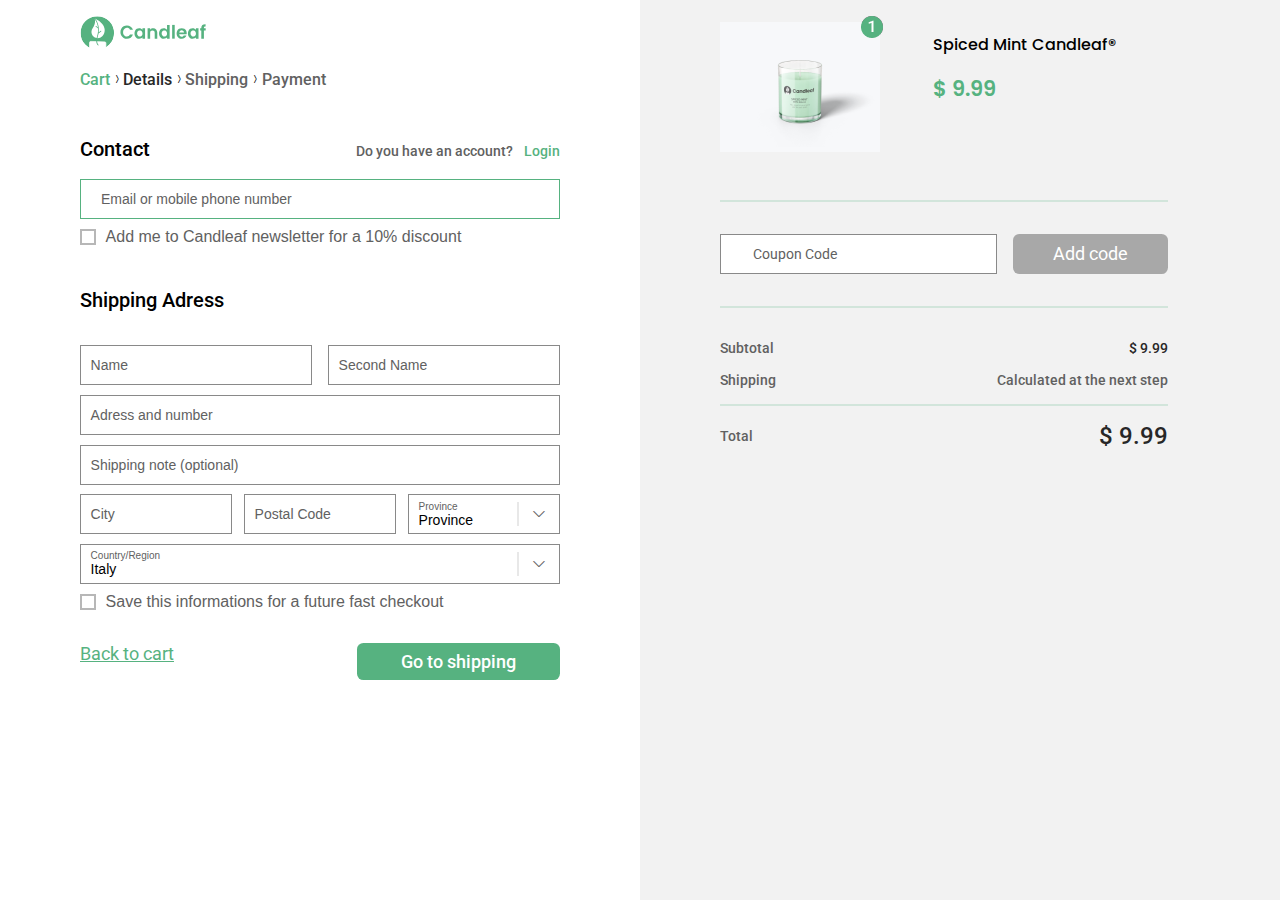
<file: (4)authentication.html>
<!DOCTYPE html>
<html lang="en">
<head>
    <meta charset="UTF-8">
    <meta name="viewport" content="width=device-width, initial-scale=1.0">
    <link rel="stylesheet" type="text/css" href="./(4)authentication.css" media="screen" />
    <link rel="stylesheet" href="https://cdn.jsdelivr.net/npm/bootstrap-icons@1.10.5/font/bootstrap-icons.css" />
    <title>Document</title>
</head>
<body>

    <section id="primary-section">

    <aside id="white-aside">

        <div id="authentication-content">

            <div>
                <img src="./src/candleLeafLogoNav.svg" alt="Logo Candleaf" />
            </div>

            <ul id="nav-list">
                <li class="green-font">Cart</li>
                <li class="chevron-icon"><i class="bi bi-chevron-compact-right"></i></li>
                <li class="bold-font">Details</li>
                <li class="chevron-icon"><i class="bi bi-chevron-compact-right"></i></li>
                <li class="gray-font">Shipping</li>
                <li class="chevron-icon"><i class="bi bi-chevron-compact-right"></i></li>
                <li class="gray-font">Payment</li>
            </ul>

            <div id="div-contact-info-full-container">

                <div id="div-contact-info-container">
                    <p class="h2">Contact</p>
                    <div id="div-contact-info-container-right">
                        <p class="p-account">Do you have an account?</p>
                        <p class="p-green-login">Login</p>
                    </div>
                </div>

                <div class="email-information-line">
                    <p class="p-email-information-line">Email or mobile phone number</p>
                </div>

                <div class="checkbox">
                    <img src="./src/square-checkbox.svg" alt="Square checkbox">
                    <p class="text-checkbox">Add me to Candleaf newsletter for a 10% discount</p>
                </div>

                <p class="h2">Shipping Adress</p>

                <div id="shipping-adress-form-container">

                    <div id="name-lastname-boxes">
                        <div class="shipping-adress-form shipping-adress-form-name">
                            <p id="p-shipping-adress-form">Name</p>
                        </div>
                        <div class="shipping-adress-form shipping-adress-form-name">
                            <p id="p-shipping-adress-form">Second Name</p>
                        </div>
                    </div>

                    <div class="full-adress-info-line shipping-adress-form">
                        <p id="p-shipping-adress-form">Adress and number</p>
                    </div>
                    <div class="full-adress-info-line shipping-adress-form">
                        <p id="p-shipping-adress-form">Shipping note (optional)</p>
                    </div>
        
                    <div id="location-boxes">
                        <div class="shipping-adress-form shipping-adress-form-location">
                            <p id="p-shipping-adress-form">City</p>
                        </div>
                        <div class="shipping-adress-form shipping-adress-form-location">
                            <p id="p-shipping-adress-form">Postal Code</p>
                        </div>
                        <div class="shipping-adress-form shipping-adress-form-location">
                            <div id="shipping-adress-form-location-province">
                                <p class="p-shipping-adress-form shipping-adress-form-location-mini">Province</p>
                                <p class="p-shipping-adress-form-location-large">Province</p>
                            </div>

                            <div class="shipping-adress-form-location-chevron">
                                <div id="vertical-line"></div>
                                <i class="bi bi-chevron-down"></i>
                            </div>
                        </div>
                    </div>

                    <div class="full-adress-info-line shipping-adress-form">
                        <div id="shipping-adress-form-location-country">
                            <p class="shipping-adress-form-location-mini">Country/Region</p>
                            <p class="p-shipping-adress-form-location-large">Italy</p>
                        </div>
                        <div class="shipping-adress-form-location-chevron">
                            <div id="vertical-line"></div>
                            <i class="bi bi-chevron-down"></i>
                        </div>

                    </div>

                    <div class="checkbox">
                        <img src="./src/square-checkbox.svg" alt="Square checkbox">
                        <p class="text-checkbox">Save this informations for a future fast checkout</p>
                    </div>    

                </div>
        </div>

        <div id="link-container">
            <a href="" id="link-back-to-shipping">Back to cart</a>
            <button id="btn-pay-now" type="button">Go to shipping</button>
        </div>

    </aside>

    <aside id="gray-aside">

        <div id="product-content">

                <div id="spiced-mint-candleaf-container">
                    <div>
                        <img src="./src/productWith1Icon.png" alt="Product Image">
                        <imc src="./src/counter.svg" alt="Counter">
                    </div>

                    <div id="name-price-container">
                        <p id="candleaf-name">Spiced Mint Candleaf®</p>
                        <p id="candleaf-price">$ 9.99</p>
                    </div>

                </div>

            <div class="green-divisor"></div>

            <div id="div-coupon-code">
                
                <div id="div-insert-coupon-code">
                    <p id="p-div-insert-coupon-code">Coupon Code</p>
                </div>
                <button id="btn-add-code" type="button">Add code</button>

            </div>

            <div class="green-divisor"></div>

            <div id="div-total-shipping">
                
                <div class="div-class-total-shipping">
                    <p class="div-class-total-shipping-item">Subtotal</p>
                    <p class="div-class-total-shipping-item-data">$ 9.99</p>
                </div>

                <div class="div-class-total-shipping">
                    <p class="div-class-total-shipping-item">Shipping</p>
                    <p class="div-class-total-shipping-item">Calculated at the next step</p>
                </div>

            </div>

            <div class="green-divisor"></div>

            <div id="div-total-price">
                <p class="div-class-total-price">Total</p>
                <p class="div-class-total-price-value">$ 9.99</p>
            </div>

        </div>

    </aside>
    </section>
</body>
</html>
</file>
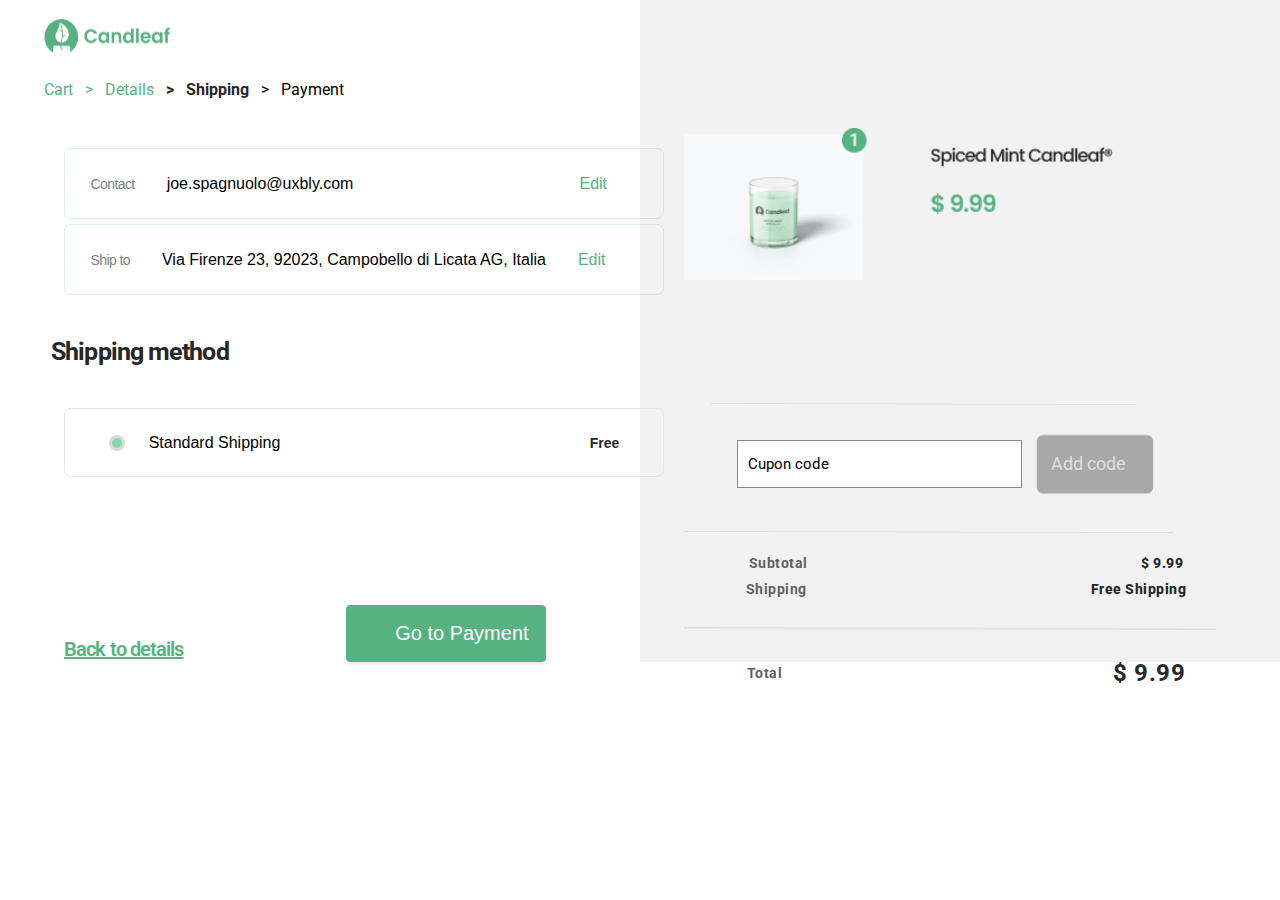
<file: (5)shipping.html>
<!DOCTYPE html>
<html lang="en">
  <head>
    <meta charset="UTF-8" />
    <meta name="viewport" content="width=device-width, initial-scale=1.0" />
    <title>shipping</title>
    <link rel="stylesheet" href="(5)shipping.css" />
    <link rel="stylesheet" href="./font helvetica/Helvetica-Bold.ttf" />
  </head>
  <body>
    <div class="colors-background">
      <nav>
        <img id="logo" src="./src/images5/logo.png" alt="Logo-Candleleaf" />

        <div id="nav-bar5">
          <p class="cart-nav">Cart</p>
          <p class="details-nav">Details</p>
          <p class="shipping-nav">Shipping</p>
          <p class="payment-nav">Payment</p>
        </div>
      </nav>

      <section id="products">
        <div class="products-bars">
          <div class="product-image">
            <img src="./src/images5/product.png" alt="barra de produto" />
          </div>
          <div class="line">
            <img src="src/images5/Line 1.png" alt="linha" />
          </div>
        </div>
        <div class="search-product">
          <div class="search-bar">Cupon code</div>
          <button class="button-add" role="button">Add code</button>
        </div>
        <div class="line2">
          <img src="src/images5/Line 1.png" alt="linha2" />
        </div>

        <div class="purchase">
          <div class="money">
            <p>Subtotal</p>
            <p class="price">$ 9.99</p>
          </div>
          <div class="delivery">
            <p>Shipping</p>
            <p class="free-shipping">Free Shipping</p>
          </div>
        </div>

        <div class="line3">
          <img src="src/images5/Line 1.png" alt="linha 3" />
        </div>

        <div class="conclusion">
          <p>Total</p>
          <p class="final-price">$ 9.99</p>
        </div>
      </section>

      <section id="client-data">
        <div id="contact">
          <h1>Contact</h1>
          <li>joe.spagnuolo@uxbly.com</li>
          <p class="edit-contact">Edit</p>
        </div>
        <div id="ship">
          <h1>Ship to</h1>
          <li>Via Firenze 23, 92023, Campobello di Licata AG, Italia</li>
          <p class="edit-ship">Edit</p>
        </div>
      </section>

      <section id="shipping-method">
        <h2>Shipping method</h2>

        <div class="text-shipping">
          <div class="green-text">
            <img
              id="green-point"
              src="./src/images5/round-checkbox.png"
              alt="ponto verde"
            />
            <p>Standard Shipping</p>
          </div>
          <div class="free"><p>Free</p></div>
        </div>
      </section>

      <section id="payment-buttons">
        <div class="buttons">
          <div class="back">
            <a href="./(4)authentication.html">Back to details</a>
          </div>
          <button class="button-payment" role="button">
            <a href="./(6)payment.html">Go to Payment</a>
          </button>
        </div>
      </section>
    </div>
  </body>
</html>
</file>
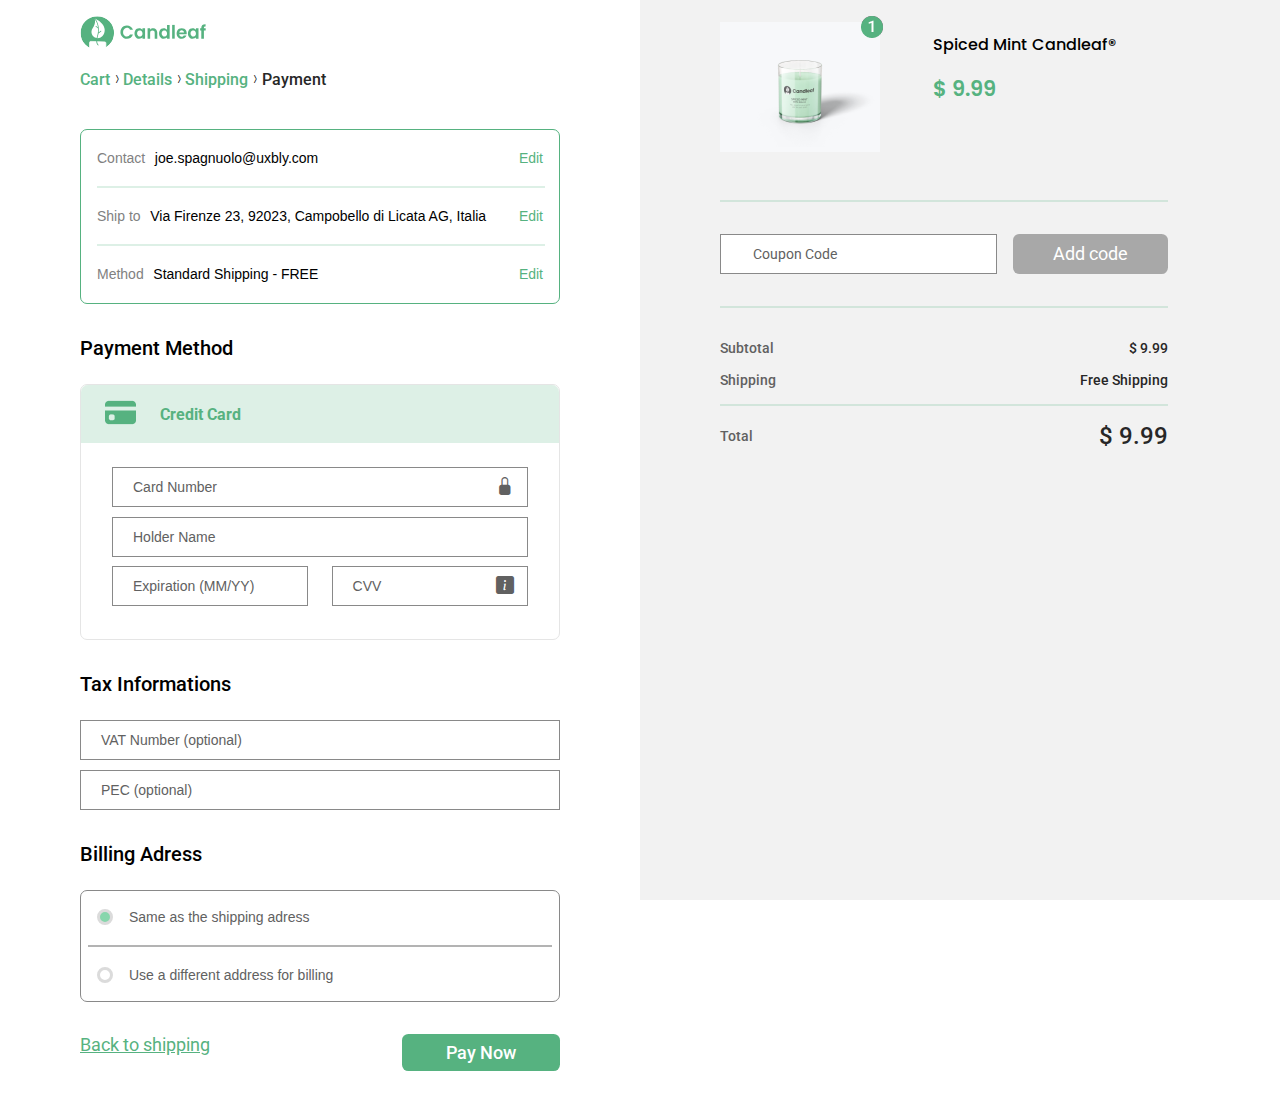
<file: (6)payment.html>
<!DOCTYPE html>
<html lang="en">
<head>
    <meta charset="UTF-8">
    <meta name="viewport" content="width=device-width, initial-scale=1.0">
    <link rel="stylesheet" type="text/css" href="./(6)payment.css" media="screen" />
    <link rel="stylesheet" href="https://cdn.jsdelivr.net/npm/bootstrap-icons@1.10.5/font/bootstrap-icons.css" />
    <title>Document</title>
</head>
<body>

    <section id="primary-section">

    <aside id="white-aside">

        <div id="authentication-content">

            <div>
                <img src="./src/candleLeafLogoNav.svg" alt="Logo Candleaf" />
            </div>

            <ul id="nav-list">
                <li class="green-font">Cart</li>
                <li class="chevron-icon"><i class="bi bi-chevron-compact-right"></i></li>
                <li class="green-font">Details</li>
                <li class="chevron-icon"><i class="bi bi-chevron-compact-right"></i></li>
                <li class="green-font">Shipping</li>
                <li class="chevron-icon"><i class="bi bi-chevron-compact-right"></i></li>
                <li class="bold-font">Payment</li>
            </ul>

            <!-- Primeira div, com contato, ship to e e Method  -->

            <div id="div-contact-info">

                <div id="contact" class="content-info-line">
                    <div class="left-space-between">
                        <p class="gray-info">Contact</p>
                        <p class="specific-data">joe.spagnuolo@uxbly.com</p>
                    </div>
                    <p class="edit">Edit</p>
                </div>
                <div class="contact-info-divisor"></div>
                <div id="ship-to" class="content-info-line">
                    <div class="left-space-between">
                        <p class="gray-info">Ship to</p>
                        <p class="specific-data">Via Firenze 23, 92023, Campobello di  Licata AG, Italia</p>
                    </div>
                    <p class="edit">Edit</p>
                </div>
                <div class="contact-info-divisor"></div>
                <div id="method" class="content-info-line">
                    <div class="left-space-between">
                        <p class="gray-info">Method</p>
                        <p class="specific-data">Standard Shipping - FREE</p>
                    </div>
                    <p class="edit">Edit</p>
                </div>

            </div>

            <p class="h2">Payment Method</p>

                <div id="div-payment-method">

                    <div id="credit-card">
                        <div>
                            <img src="./src/CreditCardFill.png" alt="Credit Card Icon" id="credit-card-img">
                        </div>
                        <p id="p-credit-card">Credit Card</p>
                    </div>

                    <div id="div-white-payment-method-content">

                        <div id="div-payment-method-column">
                            <div class="payment-method-line div-column-payment-method-line" id="card-number">
                                <p class="p-payment-method-line">Card Number</p>
                                <i class="bi bi-lock-fill" id="lock-icon"></i>
                            </div>

                            <div class="payment-method-line div-column-payment-method-line">
                                <p class="p-payment-method-line">Holder Name</p>
                            </div>
                        </div>

                        <div id="div-row-payment-method-line">
                            <div class="payment-method-line" id="expiration">
                                <p class="p-payment-method-line">Expiration (MM/YY)</p>
                            </div>
                            <div class="payment-method-line" id="cvv">
                                <p class="p-payment-method-line">CVV</p>
                                <div>
                                    <i class="bi bi-info-square-fill" id="info-square"></i>                                </div>
                            </div>
                        </div>
                    </div>
                </div>

                <p class="h2">Tax Informations</p>
                
                <div id="tax-informations-container">
                    <div class="tax-informations-line">
                        <p class="p-tax-informations-line">VAT Number (optional)</p>
                    </div>

                    <div class="tax-informations-line">
                        <p class="p-tax-informations-line">PEC (optional)</p>
                    </div>
                </div>

                <p class="h2">Billing Adress</p>
                
                <div id="billing-adress-container">
                    <div class="billing-adress-line">
                        <img src="./src/round-checkbox-green.svg" alt="Checked Checkbox">
                        <p class="p-billing-adress-line">Same as the shipping adress</p>
                    </div>
                    <div id="billing-adress-divisor"></div>
                    <div class="billing-adress-line">
                        <img src="./src/round-checkbox.svg" alt="Checked Checkbox">
                        <p class="p-billing-adress-line">Use a different address for billing</p>
                    </div>
                </div>

                <div id="link-container">
                    <a href="" id="link-back-to-shipping">Back to shipping</a>
                    <button id="btn-pay-now" type="button">Pay Now</button>
                </div>
        </div>



    </aside>

    <aside id="gray-aside">

        <div id="product-content">

                <div id="spiced-mint-candleaf-container">
                    <div>
                        <img src="./src/productWith1Icon.png" alt="Product Image">
                        <imc src="./src/counter.svg" alt="Counter">
                    </div>

                    <div id="name-price-container">
                        <p id="candleaf-name">Spiced Mint Candleaf®</p>
                        <p id="candleaf-price">$ 9.99</p>
                    </div>

                </div>

            <div class="green-divisor"></div>

            <div id="div-coupon-code">
                
                <div id="div-insert-coupon-code">
                    <p id="p-div-insert-coupon-code">Coupon Code</p>
                </div>
                <button id="btn-add-code" type="button">Add code</button>

            </div>

            <div class="green-divisor"></div>

            <div id="div-total-shipping">
                
                <div class="div-class-total-shipping">
                    <p class="div-class-total-shipping-item">Subtotal</p>
                    <p class="div-class-total-shipping-item-data">$ 9.99</p>
                </div>

                <div class="div-class-total-shipping">
                    <p class="div-class-total-shipping-item">Shipping</p>
                    <p class="div-class-total-shipping-item-data">Free Shipping</p>
                </div>

            </div>

            <div class="green-divisor"></div>

            <div id="div-total-price">
                <p class="div-class-total-price">Total</p>
                <p class="div-class-total-price-value">$ 9.99</p>
            </div>

        </div>

    </aside>
    </section>
</body>
</html>
</file>
<file: (4)authentication.css>
@import url('https://fonts.googleapis.com/css2?family=Roboto:wght@400;500;700&display=swap');
@import url('https://fonts.googleapis.com/css2?family=Poppins:wght@500;600&family=Roboto:wght@500&display=swap');

* {
    margin: 0;
    padding: 0;
    box-sizing: border-box;
}

#primary-section{
    display: flex;
    background-color: white;
}

#white-aside{
    background-color: white;
    width: 50%;
    display: flex;
    justify-content: center;
}

#authentication-content{
    justify-content: center;
    width: 30rem;
    background-color: white;
    padding-top: 1rem;    
}

#nav-list{
    font-family: 'Roboto', Helvetica, Arial, sans-serif;
    display: flex;
    list-style: none;
    gap: 0.1rem;
    padding-top: 1rem;
    align-items: center;
}

.green-font{
    color: #56B280;
    font-weight: 500;
    font-size: 1rem;
}

.bold-font{
    font-weight: 500;
    color: #272727;
    font-size: 1rem;
}

.gray-font{
    font-weight: 500;
    color: #616161;
    font-size: 1rem;
}

.chevron-icon{
    font-size: 0.625rem;
}

#div-contact-info-full-container{
    display: flex;
    flex-direction: column;
    gap: .6rem;
}

#div-contact-info-container{
    display: flex;
    flex-direction: row;
    align-items: baseline;
    justify-content: space-between;
    height: 4rem;
    margin-top: 1rem;
}

#div-contact-info-container-right{
    display: flex;
    flex-direction: row;
    gap: .7rem;
    align-items: baseline;
}

.email-information-line{
    font-size: 0.875rem;
    display: flex;
    flex-direction: row;
    justify-content: space-between;
    font-size: 0.875rem;
    border: solid;
    border-color: #56B280;
    border-width: 0.031rem;
    height: 2.5rem;
    align-items: center;
}

.p-email-information-line{
    padding: 0rem 1.25rem 0rem 1.25rem;
    color: #616161;
    font-weight: 400;
    font-family: Helvetica, Arial, sans-serif; 
}

.checkbox{
    display: flex;
    flex-direction: row;
    gap: 0.6rem;
    color: #616161;
    font-weight: 400;
    font-family: Helvetica, Arial, sans-serif; 

}

.p-account{
    font-family: 'Roboto', Helvetica, Arial, sans-serif;
    font-size: 0.875rem;
    font-weight: 500;
    color: #616161;
}

.p-green-login{
    font-family: 'Roboto', Helvetica, Arial, sans-serif;
    font-size: 0.875rem;
    font-weight: 500;
    color: #56B280;
}

.h2{
    padding: 2rem 0rem 1.5rem 0rem;
    font-family: 'Roboto', Helvetica, Arial, sans-serif;
    font-size: 1.25rem;
    font-weight: 500;
}

#shipping-adress-form-container{
    display: flex;
    flex-direction: column;
    width: 30rem;
    gap: 0.6rem;
}

.shipping-adress-form{
    font-size: 0.875rem;
    border: solid;
    border-color: #898989;
    border-width: 0.031rem;
    height: 2.5rem;

    display: flex;
    flex-direction: row;
    justify-content: space-between;
    align-items: center;
    padding-left: 0.6rem;
    color:#616161;
    font-family: Helvetica, Arial, sans-serif;

}

#name-lastname-boxes{
    width: 30rem;
    display: flex;
    flex-direction: row;
    justify-content: space-between;
}

.shipping-adress-form-location{
    width: 9.5rem;
    display: flex;
    flex-direction: row;
    justify-content: space-between;
}

#shipping-adress-form-location-province{
    display: flex;
    flex-direction: column;
    justify-content: space-between;
}

.shipping-adress-form-location-chevron{
    display: flex;
    flex-direction: row;
    justify-content: space-around;
    gap:.8rem;
    padding-right:0.8rem;
    align-items: center;
}

#vertical-line{
    border: solid;
    border-color: #e8e8e8;
    border-width: 0.08em;
    height: 1.5rem;
}

.shipping-adress-form-location-mini{
    color:#616161;
    font-family: Helvetica, Arial, sans-serif;
    font-size: 0.625rem;
    font-weight:400;
}

.p-shipping-adress-form-location-large{
    color:black;
    font-family: Helvetica, Arial, sans-serif;
    font-size: 0.875rem;
    font-weight:400;
}


.shipping-adress-form-name{
    width: 14.5rem;
}

#location-boxes{
    width: 30rem;
    display: flex;
    flex-direction: row;
    justify-content: space-between;
}

.full-adress-info-line{
    font-size: 0.875rem;
    border: solid;
    border-color: #898989;
    border-width: 0.031rem;
    height: 2.5rem;
}

#location-boxes{
    width: 30rem;
}
#link-container{
    display: flex;
    flex-direction: row;
    justify-content: space-between;
    padding-top: 2rem;
    padding-bottom: 2rem;

}

#link-back-to-shipping{
    color:#56B280;
    font-family: 'Roboto', Helvetica, Arial, sans-serif;
    font-size: 1.125rem;
}

#btn-pay-now{
    padding: 0.5rem 2.75rem 0.5rem 2.75rem;
    background: #56b280;
    border: none;
    border-radius: 0.4rem;
  
    color: #fff;
    text-align: center;
    font-family: 'Roboto', Helvetica, Arial, sans-serif;
    font-size: 1.125rem;
    font-weight: 500;
    cursor: pointer;  
}

/* Gray aside*/

#gray-aside{
    width: 50%;
    display: flex;
    justify-content: center;
    background-color: #F2F2F2;
    height: 100vh;
}

#product-content{
    display: flex;
    flex-direction: column;
    width: 30rem;
    padding-top: 1rem; 
    gap:1rem;
}

#spiced-mint-candleaf-container{
    display: flex;
    flex-direction: row;
    gap: 3rem;
    height: 8.5rem;
    margin-bottom: 2rem;
}

#candleaf-name{
    font-family: 'Poppins', Helvetica, Arial, sans-serif;
    font-weight: 500;
}

#name-price-container{
    display: flex;
    flex-direction: column;
    gap: 1rem;
    padding-top: 1rem;
}

#candleaf-price{
    color:#56B280;
    font-family: 'Poppins', Helvetica, Arial, sans-serif;
    font-weight: 600;
    font-size: 1.313rem;
}

.green-divisor{
    width: 28rem;
    border: solid;
    border-color: #56B28033;
    border-width: 0.063rem;
}

#div-coupon-code{
    display: flex;
    flex-direction: row;
    gap: 1rem;
    padding-top: 1rem;
    align-items: center;
    justify-content: space-between;
    width: 28rem;
    margin-bottom: 1rem;
}

#div-insert-coupon-code{
    font-size: 0.875rem;
    display: flex;
    flex-direction: row;
    justify-content: space-between;
    font-size: 0.875rem;
    border: solid;
    border-color: #898989;
    border-width: 0.031rem;
    height: 2.5rem;
    align-items: center;
    width:17.813rem;
    background-color: white;

    color: #616161;
    font-weight: 400;
    font-family: 'Roboto', Helvetica, Arial, sans-serif; 
    padding-left:2rem;
}

#btn-add-code{
    width: 10rem;
    height: 2.5rem;
    background: #A8A8A8;
    border: none;
    border-radius: 0.4rem;
  
    color: #fff;
    text-align: center;
    font-family: 'Roboto', Helvetica, Arial, sans-serif;
    font-size: 1.103rem;
    font-weight: 400;
    cursor: pointer;  
}

#div-total-shipping{
    display: flex;
    flex-direction: column;
    justify-content: flex-start;
    align-items: center;
    gap:1rem;
    width: 28rem;
    margin-top: 1rem;
}

.div-class-total-shipping{
    display: flex;
    flex-direction: row;
    justify-content: space-between;
    align-items: center;
    width: 28rem;
}

.div-class-total-shipping-item{
    font-family: 'Roboto', Helvetica, Arial, sans-serif;
    font-size: 0.875rem;
    font-weight: 500;
    color: #616161;
}

.div-class-total-shipping-item-data{
    font-family: 'Roboto', Helvetica, Arial, sans-serif;
    font-size: 0.875rem;
    font-weight: 500;
    color: #272727;
}

#div-total-price{
    display: flex;
    flex-direction: row;
    justify-content: space-between;
    align-items: center;
    width: 28rem;
}

.div-class-total-price{
    font-family: 'Roboto', Helvetica, Arial, sans-serif;
    font-size: 0.875rem;
    font-weight: 500;
    color: #616161;
}

.div-class-total-price-value{
    font-family: 'Roboto', Helvetica, Arial, sans-serif;
    font-size: 1.5rem;
    font-weight: 500;
    color: #272727;
}
</file>
<file: (5)shipping.css>
@import url('https://fonts.googleapis.com/css2?family=Roboto:ital,wght@0,300;1,100;1,500&family=Sora:wght@300;400;500;600;700&display=swap');

* {
    
    margin: 0;
    padding: 0;
    box-sizing: border-box;
}

.colors-background {
    background: linear-gradient(to right,  #fff 50%, rgba(242, 242, 242, 1) 30%); /* Aqui você define as cores e a divisão de 50% */

}

nav {
    width: 100%;
    display: flex;
    padding: 1.2rem;
    flex-direction: column;
    align-items: flex-start;
    
}

.cart-nav{
    color:rgba(86, 178, 128, 1);
}

.details-nav{
    color: rgba(86, 178, 128, 1);
}

.shipping-nav{
    color:rgba(39, 39, 39, 1);
    font-weight: 700;
    
}







section#products{
    display: flex;
    position: absolute; 
    top: 0; 
    right: 0; 
    flex-direction: column;
    background-color: rgba(242, 242, 242, 1);
    margin-top: 10%;
    margin-right: 5%;
   
  
}

.line {

    padding: 5%;
    margin-top: 15%;
    margin-right: 10%;
}

.line2{
    
    margin-top: 5%;
    margin-right: 8%;
}


.line3{
    margin-top: 5%;

}

.search-bar{
    display: flex;
    
    
    font-family: Roboto;
    font-size: 15px;
    font-weight: 400;
    line-height: 26px;
    letter-spacing: 0.1px;
    margin-left: 15%;
    margin-top: 2%;
    padding: 2%;
    
    border: 0.5px;
    border-style: solid;
    border-color: rgba(137, 137, 137, 1);
   
    border-width: 0.5px;
    width: 285px;
    background-color: #fff;
    margin: 5px;
    text-align: center;
   
    
   
    

    
}


.search-product{
    display: flex;
    gap: 2%;
    margin-left: 3rem;
   

}



.button-add {
    display: flex;
    align-items: center;
    padding: 6px 14px;
    font-family: -apple-system, BlinkMacSystemFont, 'Roboto', sans-serif;
    border-radius: 6px;
    border: none;
    text-align: center;
    width: 116px;
    font-family: Roboto;
    font-size: 18px;
    font-weight: 400;
    line-height: 21px;
    letter-spacing: 0px;
    margin: 0;
    color: #fff;
    cursor: pointer;
    
  
    background: rgba(168, 168, 168, 1);
    box-shadow: 0px 0.5px 1px rgba(0, 0, 0, 0.1), inset 0px 0.5px 0.5px rgba(255, 255, 255, 0.5), 0px 0px 0px 0.5px rgba(0, 0, 0, 0.12);
    color: #DFDEDF;
    user-select: none;
    -webkit-user-select: none;
    touch-action: manipulation;
}
  
  .button-add:focus {
    box-shadow: inset 0px 0.8px 0px -0.25px rgba(255, 255, 255, 0.2), 0px 0.5px 1px rgba(0, 0, 0, 0.1), 0px 0px 0px 3.5px rgba(58, 108, 217, 0.5);
    outline: 0;
  }



section#products img {
    width: 100%;
}
  
.purchase{
    margin-right: 5%;




}
.money{
    display: flex;
    align-items: center;
    justify-content:space-around ;
    width: 500px;
    gap: 16.8rem;
    padding-top: 5%;
    font-family: Roboto;
    font-size: 14px;
    font-weight: 700;
    line-height: 26px;
    letter-spacing: 0.5px;
    height: 26px;
    color: rgba(97, 97, 97, 1);
    margin-left: 2rem;
    
    
    
}

.delivery{
    display: flex;
    align-items: center;
    justify-content:space-around ;
    padding-top: 5%;
    gap: 14rem;
    width: 500px;
    font-family: Roboto;
    font-size: 14px;
    font-weight: 700;
    line-height: 26px;
    letter-spacing: 0.5px;
    height: 26px;
    color: rgba(97, 97, 97, 1);
    margin-left: 2rem;
    



}


.price{
    font-weight: 800;
    color :rgba(39, 39, 39, 1);
}

.free-shipping{
    font-weight: 800;
    color :rgba(39, 39, 39, 1);
}


.conclusion{
    display: flex;
    justify-content: space-around;
    margin-right: 5%;
    width: 500px;
    gap: 16.8rem;
    padding-top: 5%;
    font-family: Roboto;
    font-size: 14px;
    font-weight: 700;
    line-height: 26px;
    letter-spacing: 0.5px;
    height: 26px;
    color: rgba(97, 97, 97, 1);
    margin-left: 2rem;

}


.final-price{
    font-size: 24px ;
    color: rgba(39, 39, 39, 1);


}








img#logo{
    display: flex;
    width: 126px;
    height: 36px;
    margin-left: 2%;
}




div#nav-bar5{
    display: flex;
    justify-content: space-around;
    list-style: none;
    font-family: 'Roboto';
    gap: 2rem;
    padding: 2%;

}

div#nav-bar5 p {
    position: relative;
}

div#nav-bar5 p:not(:first-child)::before{
    content: ">";
    position: absolute;
    left: -20px;
}

section#client-data div  {
    display: flex;
    justify-content: flex-start;
    width: 600px;
    list-style: none;
    align-items: center;
    gap: 2rem;
    padding: 2%;
    border-width: 1px;
    border-style: solid;
    border-color: rgba(86, 178, 128, 0.2);
    border-radius: 7px;
    margin: 5px;
    font-family: "Helvetica";
    white-space: nowrap;
    margin-left: 5%;

}

section#client-data h1 {
    font-family: Helvetica;
    font-size: 14px;
    font-weight: 400;
    line-height: 16px;
    letter-spacing: -0.6000000238418579px;
    text-align: left;
    color:rgba(129, 129, 129, 1);
}


div#client-data li{
    font-family: Helvetica;
    font-size: 14px;
    font-weight: 400;
    line-height: 16px;
    letter-spacing: -0.6000000238418579px;
    text-align: left;
 
}

section#client-data div p {
   color: rgba(86, 178, 128, 1);
  
   left: 600px;

}

.edit-contact{
    padding-left: 35.5%;


}





.text-shipping {
    display: flex;
    justify-content: space-around; 
    border: 1px;
    border-style: solid;
    border-color: rgba(229, 229, 229, 1);
    border-width: 1px;
    border-radius: 7px;
    margin: 5px ;
    width: 600px;
    margin-left: 5%;
    padding: 2%;
    

   
    


    
   
}


h2{
    font-family: Roboto;
    font-size: 25px;
    font-weight: 700;
    line-height: 26px;
    letter-spacing: -0.8999999165534973px;
    text-align: left;
    padding: 3%;
    color: rgba(39, 39, 39, 1);
    margin-left: 1%;



}

.green-text{
    display: flex;
    text-align: center;
    gap: 1.5rem;
    
    padding-right: 50%;
    white-space: nowrap;
    font-family: Helvetica;
    font-size: 16px;
    font-weight: 400;
    line-height: 16px;
    letter-spacing: 0px;
    
    
}

.free {
    display: flex;
    text-align: center;
    font-family: Helvetica;
    font-size: 14px;
    font-weight: 700;
    line-height: 16px;
    letter-spacing: 0px;
    color: rgba(39, 39, 39, 1);
   
}



.buttons {
    display: flex;
    
    align-items: flex-end;
    margin-left: 5%;
    margin-top: 10%;
    margin-bottom: 5%;
    cursor: pointer;
    gap: 10%;

    


}

.buttons a {
    text-decoration: none;
    color: rgba(86, 178, 128, 1);
}


.back {

    font-family: Roboto;
    font-size: 20px;
    font-weight: 600;
    line-height: 26px;
    letter-spacing: -0.8999999165534973px;
    color: rgba(86, 178, 128, 1);
    width: 160px;
    text-decoration: underline;
    
}

.button-payment {
    display: flex;
    color: #fff;
    justify-content: flex-end;
    width: 200px;
    background-color: rgba(86, 178, 128, 1);
    border: 1px solid rgba(86, 178, 128, 1);
    border-radius: 4px;
    box-shadow: rgba(0, 0, 0, .1) 0 2px 4px 0;
    box-sizing: border-box;
    
    cursor: pointer;
    font-family: "Akzidenz Grotesk BQ Medium", -apple-system, BlinkMacSystemFont, sans-serif;
    font-size: 20px;
    font-weight: 420;
    outline: none;
    outline: 0;
    padding: 1rem;
    text-align: center;
    transform: translateY(0);
    transition: transform 150ms, box-shadow 150ms;
    user-select: none;
    -webkit-user-select: none;
    touch-action: manipulation;
  }

  .button-payment a {
    color: #fff;
  }
  
  .button-payment:hover {
    box-shadow: rgba(0, 0, 0, .15) 0 3px 9px 0;
    transform: translateY(-2px);
  }
  

section#products{
  display: flex;
  align-self: flex-end;
 

}
</file>
<file: (6)payment.css>
@import url('https://fonts.googleapis.com/css2?family=Roboto:wght@400;500;700&display=swap');
@import url('https://fonts.googleapis.com/css2?family=Poppins:wght@500;600&family=Roboto:wght@500&display=swap');

* {
    margin: 0;
    padding: 0;
    box-sizing: border-box;
}

#primary-section{
    display: flex;
    background-color: white;
}

#white-aside{
    background-color: white;
    width: 50%;
    display: flex;
    justify-content: center;
}

#authentication-content{
    justify-content: center;
    width: 30rem;
    background-color: white;
    padding-top: 1rem;    
}

#nav-list{
    font-family: 'Roboto', Helvetica, Arial, sans-serif;
    display: flex;
    list-style: none;
    gap: 0.1rem;
    padding-top: 1rem;
    align-items: center;
    padding-bottom: 2.5rem;
}

.green-font{
    color: #56B280;
    font-weight: 500;
    font-size: 1rem;
}

.bold-font{
    font-weight: 500;
    color: #272727;
    font-size: 1rem;
}

.chevron-icon{
    font-size: 0.625rem;
}

#div-contact-info{
    height: 10.938rem;
    background-color: white;
    border-radius: 0.438rem;
    border: solid;
    border-width: 0.063rem;
    border-color: #56B280;
    display: flex;
    align-content: center;
    width: 100%;
    padding: 0rem 1rem 0rem 1rem;
    flex-direction: column;
    font-family: Helvetica, Arial, sans-serif;
}

.content-info-line{
    font-size: 0.875rem;
    display: flex;
    flex-direction: row;
    justify-content: space-between;
    gap: .6rem;
    padding: 1.25rem 0em 1.25rem 0em;
}

.left-space-between{
    display: flex;
    flex-direction: row;
    align-items: center;
    gap: .6rem;
}

.gray-info{
    color: #818181;
}

.edit{
    color: #56B280;
}

.contact-info-divisor{
    width: 28rem;
    border: solid;
    border-color: #56B28033;
    border-width: 0.063rem;
}

.h2{
    padding: 2rem 0rem 1.5rem 0rem;
    font-family: 'Roboto', Helvetica, Arial, sans-serif;
    font-size: 1.25rem;
    font-weight: 500;
}

/* Payment Method */

#div-payment-method{
    height: 16rem;
    background-color: white;
    border-radius: 0.438rem;
    border: solid;
    border-width: 0.063rem;
    border-color: #E5E5E5;
    display: flex;
    align-content: center;
    width: 100%;
    flex-direction: column;
    font-family: Helvetica, Arial, sans-serif; 
    gap: 1.5rem;
}

#credit-card{
    background-color: #56B28033;
    border-radius: 0.438rem 0.438rem 0rem 0rem;
    height: 3.625rem;
    display: flex;
    flex-direction: row;
    align-items: center;
    gap: 1.5rem;
    padding-left: 1.5rem;
}

#div-payment-method-column{
    display: flex;
    flex-direction: column;
    align-items: center;
    gap: 0.6rem;
    justify-content: center;
    color: #616161;
    font-weight: 400;
    font-family: Helvetica, Arial, sans-serif; 
}
.payment-method-line{
    font-size: 0.875rem;
    display: flex;
    flex-direction: row;
    justify-content: space-between;
    font-size: 0.875rem;
    border: solid;
    border-color: #898989;
    border-width: 0.031rem;
    height: 2.5rem;
    align-items: center;
}

#div-white-payment-method-content{
    display: flex;
    flex-direction: column;
    justify-content: center;
    gap: 0.6rem;
    align-items: center;
}

#div-row-payment-method-line{
    display: flex;
    flex-direction: row;
    justify-content: center;
    align-items: center;
    gap: 1.5rem;
    width: 26rem;
    justify-content: space-around;
    color: #616161;
    font-weight: 400;
    font-family: Helvetica, Arial, sans-serif; 
}

.div-column-payment-method-line{
    width: 26rem;
}

#p-credit-card{
    font-family: 'Roboto', Helvetica, Arial, sans-serif;
    color: #56B280;
    font-weight: 700;
}

#lock-icon{
    color: #616161;
    font-size: 1.125rem;
}

.p-payment-method-line{
    padding: 0rem 1.25rem 0rem 1.25rem;
}

#expiration{
    width: 13rem;
}

#cvv{
    width: 13rem;
    padding-right: 0.8rem;
}

#info-square{
    color: #616161;
    font-size: 1.125rem;
}

#card-number{
    padding-right: 0.8rem;
}

/* Tax Informations */

#tax-informations-container{
    display: flex;
    flex-direction: column;
    gap: 0.6rem;
    justify-content: center;
}

.tax-informations-line{
    font-size: 0.875rem;
    display: flex;
    flex-direction: row;
    justify-content: space-between;
    font-size: 0.875rem;
    border: solid;
    border-color: #898989;
    border-width: 0.031rem;
    height: 2.5rem;
    align-items: center;
}

.p-tax-informations-line{
    padding: 0rem 1.25rem 0rem 1.25rem;
    color: #616161;
    font-weight: 400;
    font-family: Helvetica, Arial, sans-serif; 
}

#billing-adress-container{
    display: flex;
    flex-direction: column;
    justify-content: center;
    border-radius: 0.438rem;
    border: solid;
    border-color: #898989;
    border-width: 0.031rem;
    height: 7rem;
    gap: 0.5rem;
    
}

.billing-adress-line{
    font-size: 0.875rem;
    display: flex;
    flex-direction: row;
    justify-content: flex-start;
    font-size: 0.875rem;
    height: 2.5rem;
    align-items: center;
    padding-left: 1rem;
    gap: 1rem;
}

#billing-adress-divisor{
    width: 29rem;
    border: solid;
    border-width: 0.016rem;
    border-color: #B3B3B3;
    align-self:center;
}

.p-billing-adress-line{
    color: #616161;
    font-weight: 400;
    font-family: Helvetica, Arial, sans-serif; 
}

#link-container{
    display: flex;
    flex-direction: row;
    justify-content: space-between;
    padding-top: 2rem;
    padding-bottom: 2rem;

}

#link-back-to-shipping{
    color:#56B280;
    font-family: 'Roboto', Helvetica, Arial, sans-serif;
    font-size: 1.125rem;
}

#btn-pay-now{
    padding: 0.5rem 2.75rem 0.5rem 2.75rem;
    background: #56b280;
    border: none;
    border-radius: 0.4rem;
  
    color: #fff;
    text-align: center;
    font-family: 'Roboto', Helvetica, Arial, sans-serif;
    font-size: 1.125rem;
    font-weight: 500;
    cursor: pointer;  
}

/* Gray aside*/

#gray-aside{
    width: 50%;
    display: flex;
    justify-content: center;
    background-color: #F2F2F2;
    height: 100vh;
}

#product-content{
    display: flex;
    flex-direction: column;
    width: 30rem;
    padding-top: 1rem; 
    gap:1rem;
}

#spiced-mint-candleaf-container{
    display: flex;
    flex-direction: row;
    gap: 3rem;
    height: 8.5rem;
    margin-bottom: 2rem;
}

#candleaf-name{
    font-family: 'Poppins', Helvetica, Arial, sans-serif;
    font-weight: 500;
}

#name-price-container{
    display: flex;
    flex-direction: column;
    gap: 1rem;
    padding-top: 1rem;
}

#candleaf-price{
    color:#56B280;
    font-family: 'Poppins', Helvetica, Arial, sans-serif;
    font-weight: 600;
    font-size: 1.313rem;
}

.green-divisor{
    width: 28rem;
    border: solid;
    border-color: #56B28033;
    border-width: 0.063rem;
}

#div-coupon-code{
    display: flex;
    flex-direction: row;
    gap: 1rem;
    padding-top: 1rem;
    align-items: center;
    justify-content: space-between;
    width: 28rem;
    margin-bottom: 1rem;
}

#div-insert-coupon-code{
    font-size: 0.875rem;
    display: flex;
    flex-direction: row;
    justify-content: space-between;
    font-size: 0.875rem;
    border: solid;
    border-color: #898989;
    border-width: 0.031rem;
    height: 2.5rem;
    align-items: center;
    width:17.813rem;
    background-color: white;

    color: #616161;
    font-weight: 400;
    font-family: 'Roboto', Helvetica, Arial, sans-serif; 
    padding-left:2rem;
}

#btn-add-code{
    width: 10rem;
    height: 2.5rem;
    background: #A8A8A8;
    border: none;
    border-radius: 0.4rem;
  
    color: #fff;
    text-align: center;
    font-family: 'Roboto', Helvetica, Arial, sans-serif;
    font-size: 1.103rem;
    font-weight: 400;
    cursor: pointer;  
}

#div-total-shipping{
    display: flex;
    flex-direction: column;
    justify-content: flex-start;
    align-items: center;
    gap:1rem;
    width: 28rem;
    margin-top: 1rem;
}

.div-class-total-shipping{
    display: flex;
    flex-direction: row;
    justify-content: space-between;
    align-items: center;
    width: 28rem;
}

.div-class-total-shipping-item{
    font-family: 'Roboto', Helvetica, Arial, sans-serif;
    font-size: 0.875rem;
    font-weight: 500;
    color: #616161;
}

.div-class-total-shipping-item-data{
    font-family: 'Roboto', Helvetica, Arial, sans-serif;
    font-size: 0.875rem;
    font-weight: 500;
    color: #272727;
}

#div-total-price{
    display: flex;
    flex-direction: row;
    justify-content: space-between;
    align-items: center;
    width: 28rem;
}

.div-class-total-price{
    font-family: 'Roboto', Helvetica, Arial, sans-serif;
    font-size: 0.875rem;
    font-weight: 500;
    color: #616161;
}

.div-class-total-price-value{
    font-family: 'Roboto', Helvetica, Arial, sans-serif;
    font-size: 1.5rem;
    font-weight: 500;
    color: #272727;
}
</file>
